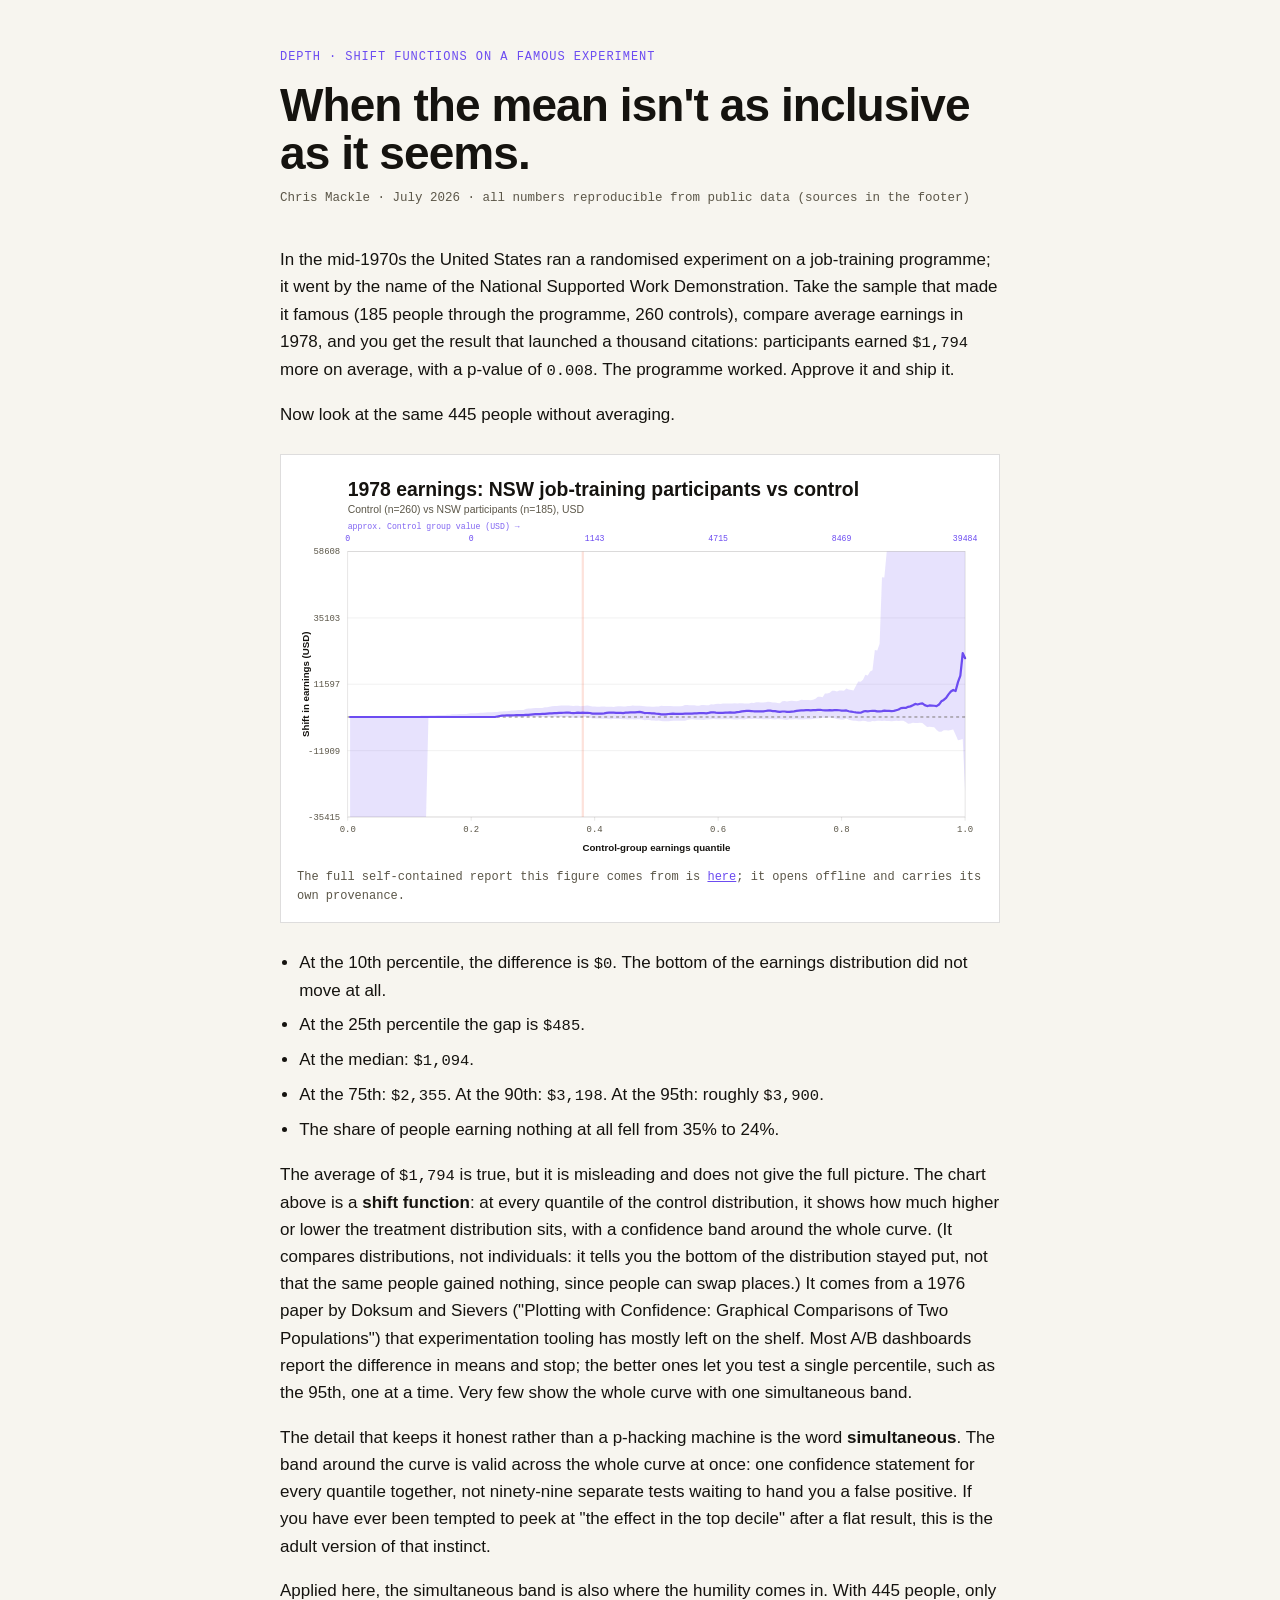
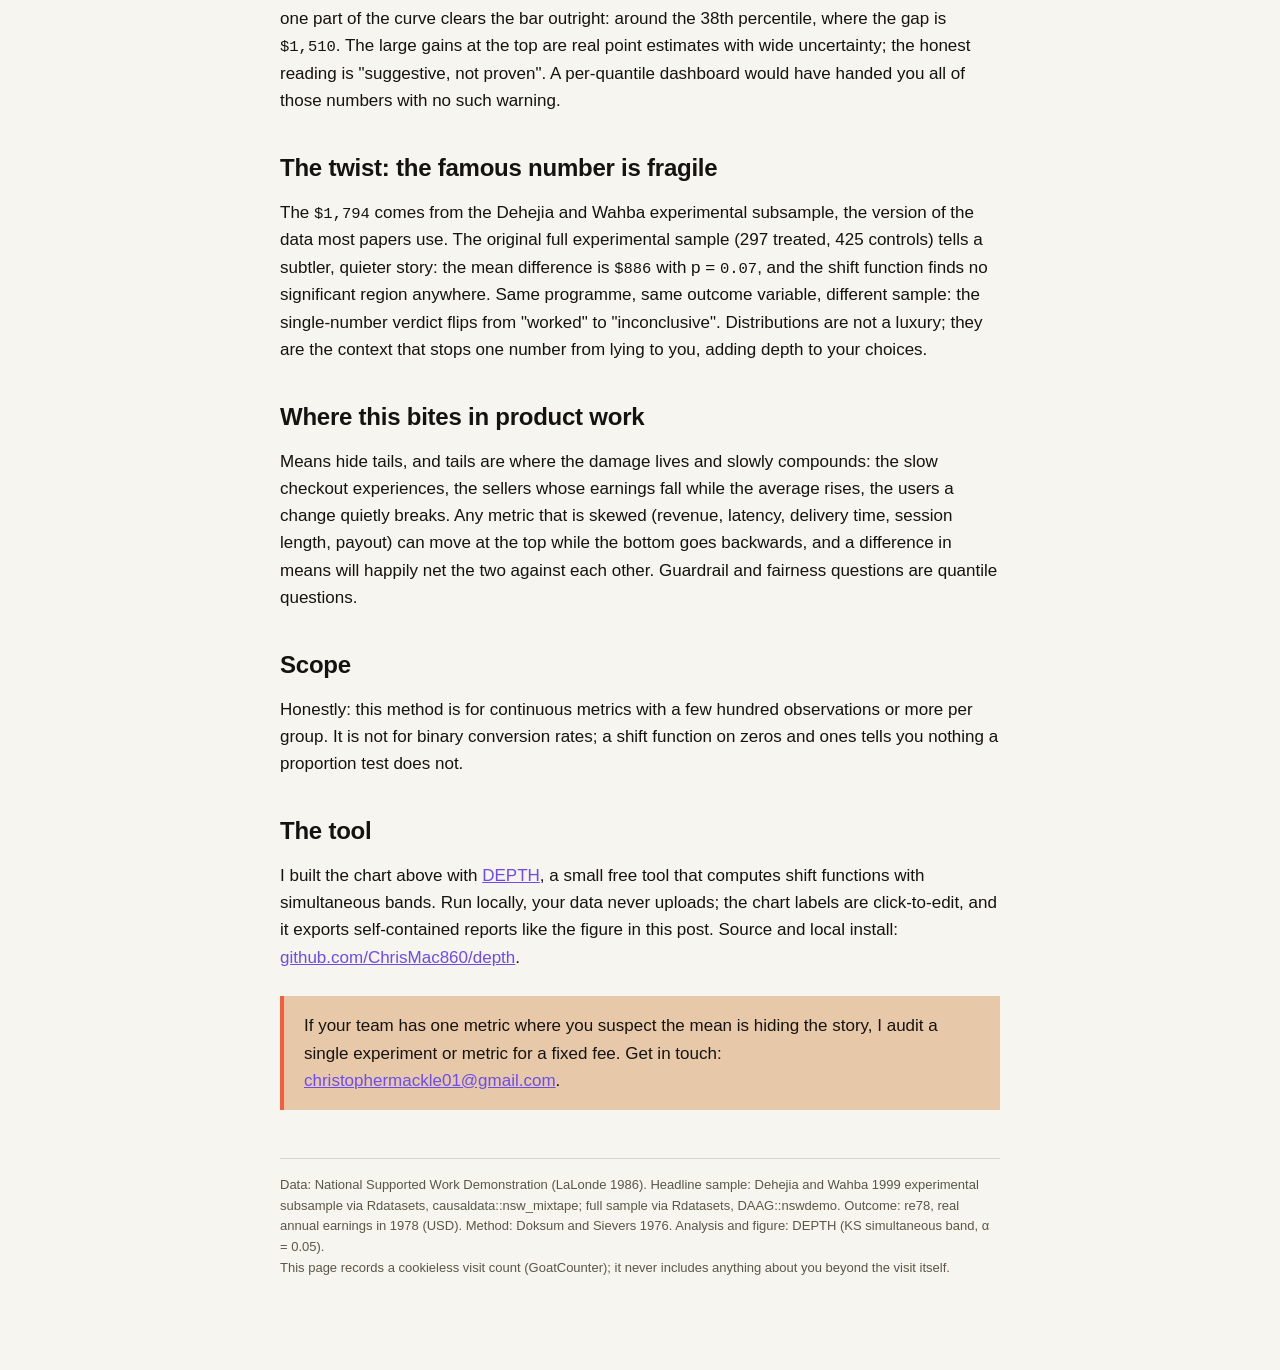
<file: docs/index.html>
<!doctype html>
<html lang="en">
<head>
<meta charset="utf-8">
<meta name="viewport" content="width=device-width, initial-scale=1">
<title>When the mean isn't as inclusive as it seems</title>
<meta name="description" content="A randomised job-training experiment, a famous +$1,794 average, and the fifty-year-old method that shows who actually got it.">
<style>
  :root{ --paper:#F7F5EF; --ink:#15130F; --mute:#5B5648; --accent:#6C4CF1; --signal:#F0603A; --warm:#E7C9A9;
         --mono:'JetBrains Mono', ui-monospace, 'SF Mono', Menlo, Consolas, monospace; }
  *{ box-sizing:border-box; }
  body{ margin:0; background:var(--paper); color:var(--ink);
        font-family:'Inter','Helvetica Neue',Arial,sans-serif; line-height:1.6;
        padding:3rem 1.25rem 5rem; }
  .wrap{ max-width:720px; margin:0 auto; }
  .kicker{ font-family:var(--mono); font-size:12px; letter-spacing:.08em; text-transform:uppercase; color:var(--accent); margin:0 0 14px; }
  h1{ font-weight:900; font-size:clamp(30px,6vw,46px); letter-spacing:-.02em; line-height:1.05; margin:0 0 10px; }
  .byline{ font-family:var(--mono); font-size:12.5px; color:var(--mute); margin:0 0 2.4rem; }
  p{ margin:0 0 1.1rem; font-size:17px; }
  h2{ font-weight:800; font-size:24px; letter-spacing:-.01em; margin:2.2rem 0 .7rem; }
  ul{ margin:0 0 1.1rem; padding-left:1.2rem; }
  li{ margin-bottom:.45rem; font-size:17px; }
  strong{ font-weight:700; }
  .figure{ border:1px solid rgba(21,19,15,.14); background:#FFFFFF; padding:1rem; margin:1.6rem 0; }
  .figure svg{ width:100%; height:auto; display:block; }
  .figcap{ font-family:var(--mono); font-size:12px; color:var(--mute); margin:.6rem 0 0; }
  .figcap a{ color:var(--accent); }
  a{ color:var(--accent); }
  .num{ font-family:var(--mono); font-size:15.5px; }
  .cta{ background:var(--warm); border-left:4px solid var(--signal); padding:1rem 1.25rem; margin:1.6rem 0; }
  .cta p{ margin:0; }
  .footer{ color:var(--mute); font-size:13px; border-top:1px solid rgba(21,19,15,.14); margin-top:3rem; padding-top:1rem; line-height:1.6; }
  .footer a{ color:var(--mute); }
</style>
</head>
<body>
<div class="wrap">

  <p class="kicker">DEPTH · shift functions on a famous experiment</p>
  <h1>When the mean isn't as inclusive as it seems.</h1>
  <p class="byline">Chris Mackle · July 2026 · all numbers reproducible from public data (sources in the footer)</p>

  <p>In the mid-1970s the United States ran a randomised experiment on a job-training programme; it went by the name of the National Supported Work Demonstration. Take the sample that made it famous (185 people through the programme, 260 controls), compare average earnings in 1978, and you get the result that launched a thousand citations: participants earned <span class="num">$1,794</span> more on average, with a p-value of <span class="num">0.008</span>. The programme worked. Approve it and ship it.</p>

  <p>Now look at the same 445 people without averaging.</p>

  <div class="figure">
    <svg viewBox="0 0 920 520" xmlns="http://www.w3.org/2000/svg" font-family="'Inter','Helvetica Neue',Arial,sans-serif">
<style>
      .d-bg { fill: #FFFFFF; }
      .d-band { fill: #6C4CF1; fill-opacity: 0.16; }
      .d-line { fill: none; stroke: #6C4CF1; stroke-width: 3; stroke-linecap: round; stroke-linejoin: round; }
      .d-zero { stroke: #5B5648; stroke-width: 1; stroke-dasharray: 4 4; }
      .d-sig { fill: #F0603A; fill-opacity: 0.18; }
      .d-axis-line { stroke: rgba(21, 19, 15, 0.14); stroke-width: 1; }
      .d-tick-label { font-family: 'JetBrains Mono', ui-monospace, 'SF Mono', Menlo, Consolas, monospace; font-size: 12px; fill: #5B5648; }
      .d-axis-label { font-family: 'Inter','Helvetica Neue',Arial,sans-serif; font-size: 13px; font-weight: 700; fill: #15130F; }
      .d-title { font-family: 'Inter','Helvetica Neue',Arial,sans-serif; font-size: 26px; font-weight: 800; fill: #15130F; }
      .d-subtitle { font-family: 'Inter','Helvetica Neue',Arial,sans-serif; font-size: 14px; font-weight: 500; fill: #5B5648; }
      .d-secondary-label { font-family: 'JetBrains Mono', ui-monospace, 'SF Mono', Menlo, Consolas, monospace; font-size: 11px; fill: #6C4CF1; }
      .depth-editable { cursor: pointer; }
      .depth-editable:hover .depth-editable__underline,
      .depth-editable:focus-visible .depth-editable__underline { opacity: 1; }
      .depth-editable__underline { opacity: 0; stroke: #6C4CF1; stroke-width: 1; stroke-dasharray: 2 2; transition: opacity .15s ease; }
    </style>
<rect class="d-bg" x="0" y="0" width="920" height="520" rx="0"></rect>
<g class="depth-editable" data-edit-key="title" tabindex="0" role="button" aria-label="Edit title">
      <text class="d-title" x="68" y="34" text-anchor="start" >1978 earnings: NSW job-training participants vs control</text>
      <line class="depth-editable__underline" x1="0" y1="0" x2="0" y2="0"></line>
    </g>
<g class="depth-editable" data-edit-key="subtitle" tabindex="0" role="button" aria-label="Edit subtitle">
      <text class="d-subtitle" x="68" y="56" text-anchor="start" >Control (n=260) vs NSW participants (n=185), USD</text>
      <line class="depth-editable__underline" x1="0" y1="0" x2="0" y2="0"></line>
    </g>
<g>
  <text class="d-secondary-label" x="68" y="78" text-anchor="start" opacity="0.85">approx. Control group value (USD) &#8594;</text>
  <text class="d-secondary-label" x="68.0" y="94" text-anchor="middle">0</text><text class="d-secondary-label" x="233.6" y="94" text-anchor="middle">0</text><text class="d-secondary-label" x="399.2" y="94" text-anchor="middle">1143</text><text class="d-secondary-label" x="564.8" y="94" text-anchor="middle">4715</text><text class="d-secondary-label" x="730.4" y="94" text-anchor="middle">8469</text><text class="d-secondary-label" x="896.0" y="94" text-anchor="middle">39484</text>
</g>
<g>
  
      <line class="d-axis-line" x1="68" y1="464.0" x2="896" y2="464.0" opacity="0.5"></line>
      <text class="d-tick-label" x="58" y="468.0" text-anchor="end">-35415</text>
    
      <line class="d-axis-line" x1="68" y1="375.0" x2="896" y2="375.0" opacity="0.5"></line>
      <text class="d-tick-label" x="58" y="379.0" text-anchor="end">-11909</text>
    
      <line class="d-axis-line" x1="68" y1="286.0" x2="896" y2="286.0" opacity="0.5"></line>
      <text class="d-tick-label" x="58" y="290.0" text-anchor="end">11597</text>
    
      <line class="d-axis-line" x1="68" y1="197.0" x2="896" y2="197.0" opacity="0.5"></line>
      <text class="d-tick-label" x="58" y="201.0" text-anchor="end">35103</text>
    
      <line class="d-axis-line" x1="68" y1="108.0" x2="896" y2="108.0" opacity="0.5"></line>
      <text class="d-tick-label" x="58" y="112.0" text-anchor="end">58608</text>
    
  <rect class="d-sig" x="381.8" y="108" width="3.0" height="356"></rect>
  <path class="d-band" d="M 71.18,329.91 L 74.37,329.91 L 77.55,329.91 L 80.74,329.91 L 83.92,329.91 L 87.11,329.91 L 90.29,329.91 L 93.48,329.91 L 96.66,329.91 L 99.85,329.91 L 103.03,329.91 L 106.22,329.91 L 109.40,329.91 L 112.58,329.91 L 115.77,329.91 L 118.95,329.91 L 122.14,329.91 L 125.32,329.91 L 128.51,329.91 L 131.69,329.91 L 134.88,329.91 L 138.06,329.91 L 141.25,329.91 L 144.43,329.91 L 147.62,329.91 L 150.80,329.91 L 153.98,329.91 L 157.17,329.91 L 160.35,329.91 L 163.54,328.81 L 166.72,328.07 L 169.91,328.07 L 173.09,327.83 L 176.28,327.79 L 179.46,327.67 L 182.65,327.67 L 185.83,327.46 L 189.02,327.37 L 192.20,327.37 L 195.38,327.36 L 198.57,327.09 L 201.75,327.02 L 204.94,327.02 L 208.12,326.39 L 211.31,326.14 L 214.49,326.14 L 217.68,325.94 L 220.86,325.87 L 224.05,325.80 L 227.23,325.80 L 230.42,325.16 L 233.60,325.01 L 236.78,325.01 L 239.97,324.76 L 243.15,324.51 L 246.34,324.38 L 249.52,324.38 L 252.71,323.95 L 255.89,323.65 L 259.08,323.65 L 262.26,323.62 L 265.45,323.19 L 268.63,323.19 L 271.82,322.62 L 275.00,322.51 L 278.18,322.37 L 281.37,322.37 L 284.55,321.71 L 287.74,321.12 L 290.92,321.12 L 294.11,321.01 L 297.29,320.61 L 300.48,320.50 L 303.66,320.50 L 306.85,319.35 L 310.03,318.46 L 313.22,318.46 L 316.40,318.19 L 319.58,317.82 L 322.77,317.81 L 325.95,317.81 L 329.14,317.68 L 332.32,316.80 L 335.51,316.80 L 338.69,316.29 L 341.88,315.57 L 345.06,315.21 L 348.25,315.21 L 351.43,314.87 L 354.62,314.64 L 357.80,314.64 L 360.98,314.55 L 364.17,314.38 L 367.35,314.84 L 370.54,315.12 L 373.72,314.96 L 376.91,314.80 L 380.09,315.37 L 383.28,315.23 L 386.46,314.83 L 389.65,314.53 L 392.83,315.20 L 396.02,315.98 L 399.20,315.90 L 402.38,316.06 L 405.57,316.24 L 408.75,315.98 L 411.94,315.95 L 415.12,316.20 L 418.31,316.06 L 421.49,316.29 L 424.68,316.35 L 427.86,315.72 L 431.05,315.51 L 434.23,315.59 L 437.42,315.79 L 440.60,315.81 L 443.78,315.16 L 446.97,315.23 L 450.15,314.56 L 453.34,314.71 L 456.52,314.79 L 459.71,314.70 L 462.89,315.17 L 466.08,315.64 L 469.26,315.71 L 472.45,315.78 L 475.63,316.05 L 478.82,316.16 L 482.00,315.88 L 485.18,315.71 L 488.37,314.98 L 491.55,315.27 L 494.74,315.27 L 497.92,315.01 L 501.11,315.27 L 504.29,315.39 L 507.48,315.50 L 510.66,315.42 L 513.85,315.56 L 517.03,315.10 L 520.22,313.81 L 523.40,313.87 L 526.58,314.08 L 529.77,314.17 L 532.95,314.23 L 536.14,314.79 L 539.32,314.71 L 542.51,313.72 L 545.69,313.93 L 548.88,314.10 L 552.06,314.02 L 555.25,312.84 L 558.43,313.26 L 561.62,312.46 L 564.80,312.28 L 567.98,312.52 L 571.17,311.94 L 574.35,311.79 L 577.54,311.74 L 580.72,311.79 L 583.91,311.88 L 587.09,311.64 L 590.28,311.70 L 593.46,311.58 L 596.65,311.52 L 599.83,311.82 L 603.02,311.77 L 606.20,311.71 L 609.38,310.90 L 612.57,311.30 L 615.75,310.23 L 618.94,310.09 L 622.12,310.32 L 625.31,310.63 L 628.49,310.18 L 631.68,309.59 L 634.86,309.85 L 638.05,310.32 L 641.23,310.51 L 644.42,311.09 L 647.60,311.43 L 650.78,308.75 L 653.97,308.48 L 657.15,309.03 L 660.34,308.39 L 663.52,308.00 L 666.71,308.60 L 669.89,308.78 L 673.08,308.23 L 676.26,306.92 L 679.45,307.13 L 682.63,307.12 L 685.82,306.99 L 689.00,307.40 L 692.18,306.87 L 695.37,305.35 L 698.55,302.78 L 701.74,302.86 L 704.92,303.34 L 708.11,298.32 L 711.29,298.35 L 714.48,297.50 L 717.66,294.76 L 720.85,294.78 L 724.03,295.68 L 727.22,294.49 L 730.40,294.52 L 733.58,294.83 L 736.77,291.74 L 739.95,293.01 L 743.14,293.73 L 746.32,294.30 L 749.51,288.22 L 752.69,282.35 L 755.88,282.80 L 759.06,279.80 L 762.25,273.16 L 765.43,274.26 L 768.62,268.77 L 771.80,267.27 L 774.98,240.03 L 778.17,240.82 L 781.35,231.82 L 784.54,142.45 L 787.72,142.75 L 790.91,108.00 L 794.09,108.00 L 797.28,108.00 L 800.46,108.00 L 803.65,108.00 L 806.83,108.00 L 810.02,108.00 L 813.20,108.00 L 816.38,108.00 L 819.57,108.00 L 822.75,108.00 L 825.94,108.00 L 829.12,108.00 L 832.31,108.00 L 835.49,108.00 L 838.68,108.00 L 841.86,108.00 L 845.05,108.00 L 848.23,108.00 L 851.42,108.00 L 854.60,108.00 L 857.78,108.00 L 860.97,108.00 L 864.15,108.00 L 867.34,108.00 L 870.52,108.00 L 873.71,108.00 L 876.89,108.00 L 880.08,108.00 L 883.26,108.00 L 886.45,108.00 L 889.63,108.00 L 892.82,108.00 L 896.00,108.00 L 896.00,429.55 L 892.82,359.35 L 889.63,360.54 L 886.45,361.21 L 883.26,353.77 L 880.08,346.78 L 876.89,347.21 L 873.71,348.02 L 870.52,347.75 L 867.34,347.68 L 864.15,349.76 L 860.97,349.70 L 857.78,347.43 L 854.60,343.73 L 851.42,343.35 L 848.23,343.10 L 845.05,343.35 L 841.86,340.54 L 838.68,337.84 L 835.49,337.67 L 832.31,337.81 L 829.12,337.95 L 825.94,337.73 L 822.75,338.58 L 819.57,338.90 L 816.38,336.77 L 813.20,334.97 L 810.02,335.11 L 806.83,335.20 L 803.65,334.83 L 800.46,335.43 L 797.28,335.50 L 794.09,335.23 L 790.91,335.26 L 787.72,334.90 L 784.54,335.31 L 781.35,335.09 L 778.17,334.84 L 774.98,335.51 L 771.80,335.18 L 768.62,336.27 L 765.43,336.45 L 762.25,335.39 L 759.06,334.83 L 755.88,335.77 L 752.69,335.50 L 749.51,335.10 L 746.32,334.80 L 743.14,334.32 L 739.95,333.49 L 736.77,331.99 L 733.58,333.16 L 730.40,333.44 L 727.22,332.91 L 724.03,332.50 L 720.85,331.70 L 717.66,331.25 L 714.48,330.67 L 711.29,330.80 L 708.11,331.14 L 704.92,330.97 L 701.74,331.51 L 698.55,332.01 L 695.37,332.01 L 692.18,332.74 L 689.00,333.04 L 685.82,332.81 L 682.63,332.79 L 679.45,333.21 L 676.26,333.26 L 673.08,333.19 L 669.89,333.05 L 666.71,332.80 L 663.52,333.16 L 660.34,333.03 L 657.15,333.91 L 653.97,333.47 L 650.78,332.90 L 647.60,333.06 L 644.42,332.74 L 641.23,333.28 L 638.05,333.02 L 634.86,332.68 L 631.68,332.80 L 628.49,332.77 L 625.31,332.83 L 622.12,332.65 L 618.94,332.45 L 615.75,332.39 L 612.57,332.31 L 609.38,332.47 L 606.20,332.26 L 603.02,332.60 L 599.83,333.21 L 596.65,333.07 L 593.46,332.97 L 590.28,333.15 L 587.09,333.28 L 583.91,332.91 L 580.72,332.61 L 577.54,332.89 L 574.35,332.86 L 571.17,332.86 L 567.98,332.96 L 564.80,333.07 L 561.62,332.85 L 558.43,332.55 L 555.25,332.85 L 552.06,333.27 L 548.88,333.12 L 545.69,333.78 L 542.51,333.69 L 539.32,333.56 L 536.14,333.47 L 532.95,333.27 L 529.77,333.08 L 526.58,333.15 L 523.40,333.78 L 520.22,334.87 L 517.03,334.83 L 513.85,334.79 L 510.66,335.06 L 507.48,335.03 L 504.29,334.92 L 501.11,335.31 L 497.92,335.71 L 494.74,335.68 L 491.55,335.45 L 488.37,335.28 L 485.18,334.72 L 482.00,334.87 L 478.82,334.68 L 475.63,334.60 L 472.45,333.97 L 469.26,334.01 L 466.08,334.37 L 462.89,333.43 L 459.71,332.82 L 456.52,333.05 L 453.34,333.22 L 450.15,333.01 L 446.97,332.87 L 443.78,333.43 L 440.60,332.96 L 437.42,332.91 L 434.23,332.53 L 431.05,332.65 L 427.86,332.57 L 424.68,332.33 L 421.49,332.90 L 418.31,332.53 L 415.12,332.36 L 411.94,332.38 L 408.75,332.15 L 405.57,332.06 L 402.38,331.94 L 399.20,332.00 L 396.02,331.97 L 392.83,330.75 L 389.65,330.12 L 386.46,329.96 L 383.28,329.76 L 380.09,330.48 L 376.91,331.01 L 373.72,330.99 L 370.54,330.95 L 367.35,330.67 L 364.17,330.08 L 360.98,329.91 L 357.80,329.91 L 354.62,329.91 L 351.43,329.91 L 348.25,329.91 L 345.06,329.91 L 341.88,329.91 L 338.69,329.91 L 335.51,329.91 L 332.32,329.91 L 329.14,329.91 L 325.95,329.91 L 322.77,329.91 L 319.58,329.91 L 316.40,329.91 L 313.22,329.91 L 310.03,329.91 L 306.85,329.91 L 303.66,329.91 L 300.48,329.91 L 297.29,329.91 L 294.11,329.91 L 290.92,329.91 L 287.74,329.91 L 284.55,329.91 L 281.37,329.91 L 278.18,329.91 L 275.00,329.91 L 271.82,329.91 L 268.63,329.91 L 265.45,329.91 L 262.26,329.91 L 259.08,329.91 L 255.89,329.91 L 252.71,329.91 L 249.52,329.91 L 246.34,329.91 L 243.15,329.91 L 239.97,329.91 L 236.78,329.91 L 233.60,329.91 L 230.42,329.91 L 227.23,329.91 L 224.05,329.91 L 220.86,329.91 L 217.68,329.91 L 214.49,329.91 L 211.31,329.91 L 208.12,329.91 L 204.94,329.91 L 201.75,329.91 L 198.57,329.91 L 195.38,329.91 L 192.20,329.91 L 189.02,329.91 L 185.83,329.91 L 182.65,329.91 L 179.46,329.91 L 176.28,329.91 L 173.09,464.00 L 169.91,464.00 L 166.72,464.00 L 163.54,464.00 L 160.35,464.00 L 157.17,464.00 L 153.98,464.00 L 150.80,464.00 L 147.62,464.00 L 144.43,464.00 L 141.25,464.00 L 138.06,464.00 L 134.88,464.00 L 131.69,464.00 L 128.51,464.00 L 125.32,464.00 L 122.14,464.00 L 118.95,464.00 L 115.77,464.00 L 112.58,464.00 L 109.40,464.00 L 106.22,464.00 L 103.03,464.00 L 99.85,464.00 L 96.66,464.00 L 93.48,464.00 L 90.29,464.00 L 87.11,464.00 L 83.92,464.00 L 80.74,464.00 L 77.55,464.00 L 74.37,464.00 L 71.18,464.00 Z"></path>
  <line class="d-zero" x1="68" y1="329.9" x2="896" y2="329.9"></line>
  <path class="d-line" d="M 71.18,329.91 L 74.37,329.91 L 77.55,329.91 L 80.74,329.91 L 83.92,329.91 L 87.11,329.91 L 90.29,329.91 L 93.48,329.91 L 96.66,329.91 L 99.85,329.91 L 103.03,329.91 L 106.22,329.91 L 109.40,329.91 L 112.58,329.91 L 115.77,329.91 L 118.95,329.91 L 122.14,329.91 L 125.32,329.91 L 128.51,329.91 L 131.69,329.91 L 134.88,329.91 L 138.06,329.91 L 141.25,329.91 L 144.43,329.91 L 147.62,329.91 L 150.80,329.91 L 153.98,329.91 L 157.17,329.91 L 160.35,329.91 L 163.54,329.91 L 166.72,329.91 L 169.91,329.91 L 173.09,329.91 L 176.28,329.91 L 179.46,329.91 L 182.65,329.91 L 185.83,329.91 L 189.02,329.91 L 192.20,329.91 L 195.38,329.91 L 198.57,329.91 L 201.75,329.91 L 204.94,329.91 L 208.12,329.91 L 211.31,329.91 L 214.49,329.91 L 217.68,329.91 L 220.86,329.91 L 224.05,329.91 L 227.23,329.91 L 230.42,329.91 L 233.60,329.91 L 236.78,329.91 L 239.97,329.91 L 243.15,329.91 L 246.34,329.91 L 249.52,329.91 L 252.71,329.91 L 255.89,329.91 L 259.08,329.91 L 262.26,329.91 L 265.45,329.91 L 268.63,329.27 L 271.82,328.59 L 275.00,328.07 L 278.18,327.90 L 281.37,327.81 L 284.55,327.78 L 287.74,327.69 L 290.92,327.56 L 294.11,327.44 L 297.29,327.37 L 300.48,327.36 L 303.66,327.26 L 306.85,327.09 L 310.03,327.04 L 313.22,326.71 L 316.40,326.34 L 319.58,326.16 L 322.77,326.02 L 325.95,325.92 L 329.14,325.86 L 332.32,325.82 L 335.51,325.51 L 338.69,325.13 L 341.88,325.03 L 345.06,324.87 L 348.25,324.69 L 351.43,324.52 L 354.62,324.42 L 357.80,324.21 L 360.98,323.92 L 364.17,323.88 L 367.35,324.40 L 370.54,324.57 L 373.72,324.30 L 376.91,323.92 L 380.09,324.25 L 383.28,324.19 L 386.46,324.29 L 389.65,324.34 L 392.83,324.56 L 396.02,325.48 L 399.20,325.39 L 402.38,325.38 L 405.57,325.30 L 408.75,325.32 L 411.94,325.02 L 415.12,324.49 L 418.31,324.11 L 421.49,324.19 L 424.68,324.03 L 427.86,324.27 L 431.05,324.33 L 434.23,324.35 L 437.42,324.64 L 440.60,324.13 L 443.78,324.17 L 446.97,323.85 L 450.15,323.63 L 453.34,323.56 L 456.52,323.39 L 459.71,323.16 L 462.89,323.74 L 466.08,324.59 L 469.26,324.55 L 472.45,324.57 L 475.63,325.08 L 478.82,325.08 L 482.00,325.56 L 485.18,325.85 L 488.37,326.30 L 491.55,326.41 L 494.74,326.35 L 497.92,325.90 L 501.11,325.70 L 504.29,325.50 L 507.48,325.62 L 510.66,325.60 L 513.85,325.71 L 517.03,325.60 L 520.22,325.44 L 523.40,325.29 L 526.58,325.28 L 529.77,325.35 L 532.95,325.13 L 536.14,324.93 L 539.32,324.82 L 542.51,324.78 L 545.69,324.83 L 548.88,324.98 L 552.06,324.48 L 555.25,323.82 L 558.43,323.55 L 561.62,324.15 L 564.80,324.31 L 567.98,324.46 L 571.17,324.40 L 574.35,324.10 L 577.54,323.94 L 580.72,323.87 L 583.91,324.06 L 587.09,323.99 L 590.28,323.44 L 593.46,323.02 L 596.65,322.37 L 599.83,321.92 L 603.02,321.66 L 606.20,321.80 L 609.38,321.88 L 612.57,322.22 L 615.75,322.33 L 618.94,322.32 L 622.12,322.40 L 625.31,322.50 L 628.49,321.87 L 631.68,321.29 L 634.86,321.51 L 638.05,321.92 L 641.23,322.10 L 644.42,322.57 L 647.60,323.06 L 650.78,322.54 L 653.97,322.54 L 657.15,323.05 L 660.34,323.14 L 663.52,322.76 L 666.71,322.45 L 669.89,321.73 L 673.08,321.44 L 676.26,321.17 L 679.45,320.88 L 682.63,320.78 L 685.82,320.69 L 689.00,320.98 L 692.18,320.79 L 695.37,320.60 L 698.55,320.23 L 701.74,320.23 L 704.92,320.87 L 708.11,320.96 L 711.29,320.96 L 714.48,320.83 L 717.66,320.90 L 720.85,320.68 L 724.03,320.70 L 727.22,320.86 L 730.40,321.24 L 733.58,321.40 L 736.77,321.16 L 739.95,322.20 L 743.14,322.66 L 746.32,323.23 L 749.51,323.64 L 752.69,323.96 L 755.88,324.22 L 759.06,322.80 L 762.25,321.93 L 765.43,322.44 L 768.62,321.88 L 771.80,321.58 L 774.98,321.58 L 778.17,322.28 L 781.35,322.48 L 784.54,322.00 L 787.72,321.32 L 790.91,321.69 L 794.09,321.75 L 797.28,321.89 L 800.46,321.75 L 803.65,320.82 L 806.83,319.83 L 810.02,318.04 L 813.20,317.61 L 816.38,317.77 L 819.57,316.29 L 822.75,315.67 L 825.94,314.14 L 829.12,312.39 L 832.31,313.14 L 835.49,312.17 L 838.68,311.66 L 841.86,314.01 L 845.05,315.25 L 848.23,314.48 L 851.42,314.56 L 854.60,314.83 L 857.78,315.27 L 860.97,313.24 L 864.15,308.86 L 867.34,307.05 L 870.52,304.35 L 873.71,299.59 L 876.89,295.74 L 880.08,293.70 L 883.26,295.11 L 886.45,283.17 L 889.63,274.27 L 892.82,244.26 L 896.00,251.06" data-line-id="depth-delta-line"></path>
  
      <line class="d-axis-line" x1="68.0" y1="464" x2="68.0" y2="469"></line>
      <text class="d-tick-label" x="68.0" y="484" text-anchor="middle">0.0</text>
    
      <line class="d-axis-line" x1="233.6" y1="464" x2="233.6" y2="469"></line>
      <text class="d-tick-label" x="233.6" y="484" text-anchor="middle">0.2</text>
    
      <line class="d-axis-line" x1="399.2" y1="464" x2="399.2" y2="469"></line>
      <text class="d-tick-label" x="399.2" y="484" text-anchor="middle">0.4</text>
    
      <line class="d-axis-line" x1="564.8" y1="464" x2="564.8" y2="469"></line>
      <text class="d-tick-label" x="564.8" y="484" text-anchor="middle">0.6</text>
    
      <line class="d-axis-line" x1="730.4" y1="464" x2="730.4" y2="469"></line>
      <text class="d-tick-label" x="730.4" y="484" text-anchor="middle">0.8</text>
    
      <line class="d-axis-line" x1="896.0" y1="464" x2="896.0" y2="469"></line>
      <text class="d-tick-label" x="896.0" y="484" text-anchor="middle">1.0</text>
    
  <rect x="68" y="108" width="828" height="356" fill="none" stroke="rgba(21, 19, 15, 0.14)"></rect>
</g>
<g class="depth-editable" data-edit-key="xlabel" tabindex="0" role="button" aria-label="Edit xlabel">
      <text class="d-axis-label" x="482" y="510" text-anchor="middle" >Control-group earnings quantile</text>
      <line class="depth-editable__underline" x1="0" y1="0" x2="0" y2="0"></line>
    </g>
<g class="depth-editable" data-edit-key="ylabel" tabindex="0" role="button" aria-label="Edit ylabel">
      <text class="d-axis-label" x="16" y="286" text-anchor="middle" transform="rotate(-90 16 286)">Shift in earnings (USD)</text>
      <line class="depth-editable__underline" x1="0" y1="0" x2="0" y2="0"></line>
    </g>
</svg>
    <p class="figcap">The full self-contained report this figure comes from is <a href="nsw-lalonde-report.html">here</a>; it opens offline and carries its own provenance.</p>
  </div>

  <ul>
    <li>At the 10th percentile, the difference is <span class="num">$0</span>. The bottom of the earnings distribution did not move at all.</li>
    <li>At the 25th percentile the gap is <span class="num">$485</span>.</li>
    <li>At the median: <span class="num">$1,094</span>.</li>
    <li>At the 75th: <span class="num">$2,355</span>. At the 90th: <span class="num">$3,198</span>. At the 95th: roughly <span class="num">$3,900</span>.</li>
    <li>The share of people earning nothing at all fell from 35% to 24%.</li>
  </ul>

  <p>The average of <span class="num">$1,794</span> is true, but it is misleading and does not give the full picture. The chart above is a <strong>shift function</strong>: at every quantile of the control distribution, it shows how much higher or lower the treatment distribution sits, with a confidence band around the whole curve. (It compares distributions, not individuals: it tells you the bottom of the distribution stayed put, not that the same people gained nothing, since people can swap places.) It comes from a 1976 paper by Doksum and Sievers ("Plotting with Confidence: Graphical Comparisons of Two Populations") that experimentation tooling has mostly left on the shelf. Most A/B dashboards report the difference in means and stop; the better ones let you test a single percentile, such as the 95th, one at a time. Very few show the whole curve with one simultaneous band.</p>

  <p>The detail that keeps it honest rather than a p-hacking machine is the word <strong>simultaneous</strong>. The band around the curve is valid across the whole curve at once: one confidence statement for every quantile together, not ninety-nine separate tests waiting to hand you a false positive. If you have ever been tempted to peek at "the effect in the top decile" after a flat result, this is the adult version of that instinct.</p>

  <p>Applied here, the simultaneous band is also where the humility comes in. With 445 people, only one part of the curve clears the bar outright: around the 38th percentile, where the gap is <span class="num">$1,510</span>. The large gains at the top are real point estimates with wide uncertainty; the honest reading is "suggestive, not proven". A per-quantile dashboard would have handed you all of those numbers with no such warning.</p>

  <h2>The twist: the famous number is fragile</h2>
  <p>The <span class="num">$1,794</span> comes from the Dehejia and Wahba experimental subsample, the version of the data most papers use. The original full experimental sample (297 treated, 425 controls) tells a subtler, quieter story: the mean difference is <span class="num">$886</span> with p&nbsp;=&nbsp;<span class="num">0.07</span>, and the shift function finds no significant region anywhere. Same programme, same outcome variable, different sample: the single-number verdict flips from "worked" to "inconclusive". Distributions are not a luxury; they are the context that stops one number from lying to you, adding depth to your choices.</p>

  <h2>Where this bites in product work</h2>
  <p>Means hide tails, and tails are where the damage lives and slowly compounds: the slow checkout experiences, the sellers whose earnings fall while the average rises, the users a change quietly breaks. Any metric that is skewed (revenue, latency, delivery time, session length, payout) can move at the top while the bottom goes backwards, and a difference in means will happily net the two against each other. Guardrail and fairness questions are quantile questions.</p>

  <h2>Scope</h2>
  <p>Honestly: this method is for continuous metrics with a few hundred observations or more per group. It is not for binary conversion rates; a shift function on zeros and ones tells you nothing a proportion test does not.</p>

  <h2>The tool</h2>
  <p>I built the chart above with <a href="https://depth-p97z.onrender.com/">DEPTH</a>, a small free tool that computes shift functions with simultaneous bands. Run locally, your data never uploads; the chart labels are click-to-edit, and it exports self-contained reports like the figure in this post. Source and local install: <a href="https://github.com/ChrisMac860/depth">github.com/ChrisMac860/depth</a>.</p>

  <div class="cta">
    <p>If your team has one metric where you suspect the mean is hiding the story, I audit a single experiment or metric for a fixed fee. Get in touch: <a href="mailto:christophermackle01@gmail.com">christophermackle01@gmail.com</a>.</p>
  </div>

  <p class="footer">
    Data: National Supported Work Demonstration (LaLonde 1986). Headline sample: Dehejia and Wahba 1999 experimental subsample via Rdatasets, causaldata::nsw_mixtape; full sample via Rdatasets, DAAG::nswdemo. Outcome: re78, real annual earnings in 1978 (USD). Method: Doksum and Sievers 1976. Analysis and figure: DEPTH (KS simultaneous band, &alpha; = 0.05).<br>
    This page records a cookieless visit count (GoatCounter); it never includes anything about you beyond the visit itself.
  </p>

</div>
<script>
  (function () {
    if (location.hostname === 'chrismac860.github.io') {
      var s = document.createElement('script');
      s.async = true;
      s.setAttribute('data-goatcounter', 'https://depth.goatcounter.com/count');
      s.src = 'https://gc.zgo.at/count.js';
      document.head.appendChild(s);
    }
  })();
</script>
</body>
</html>
</file>
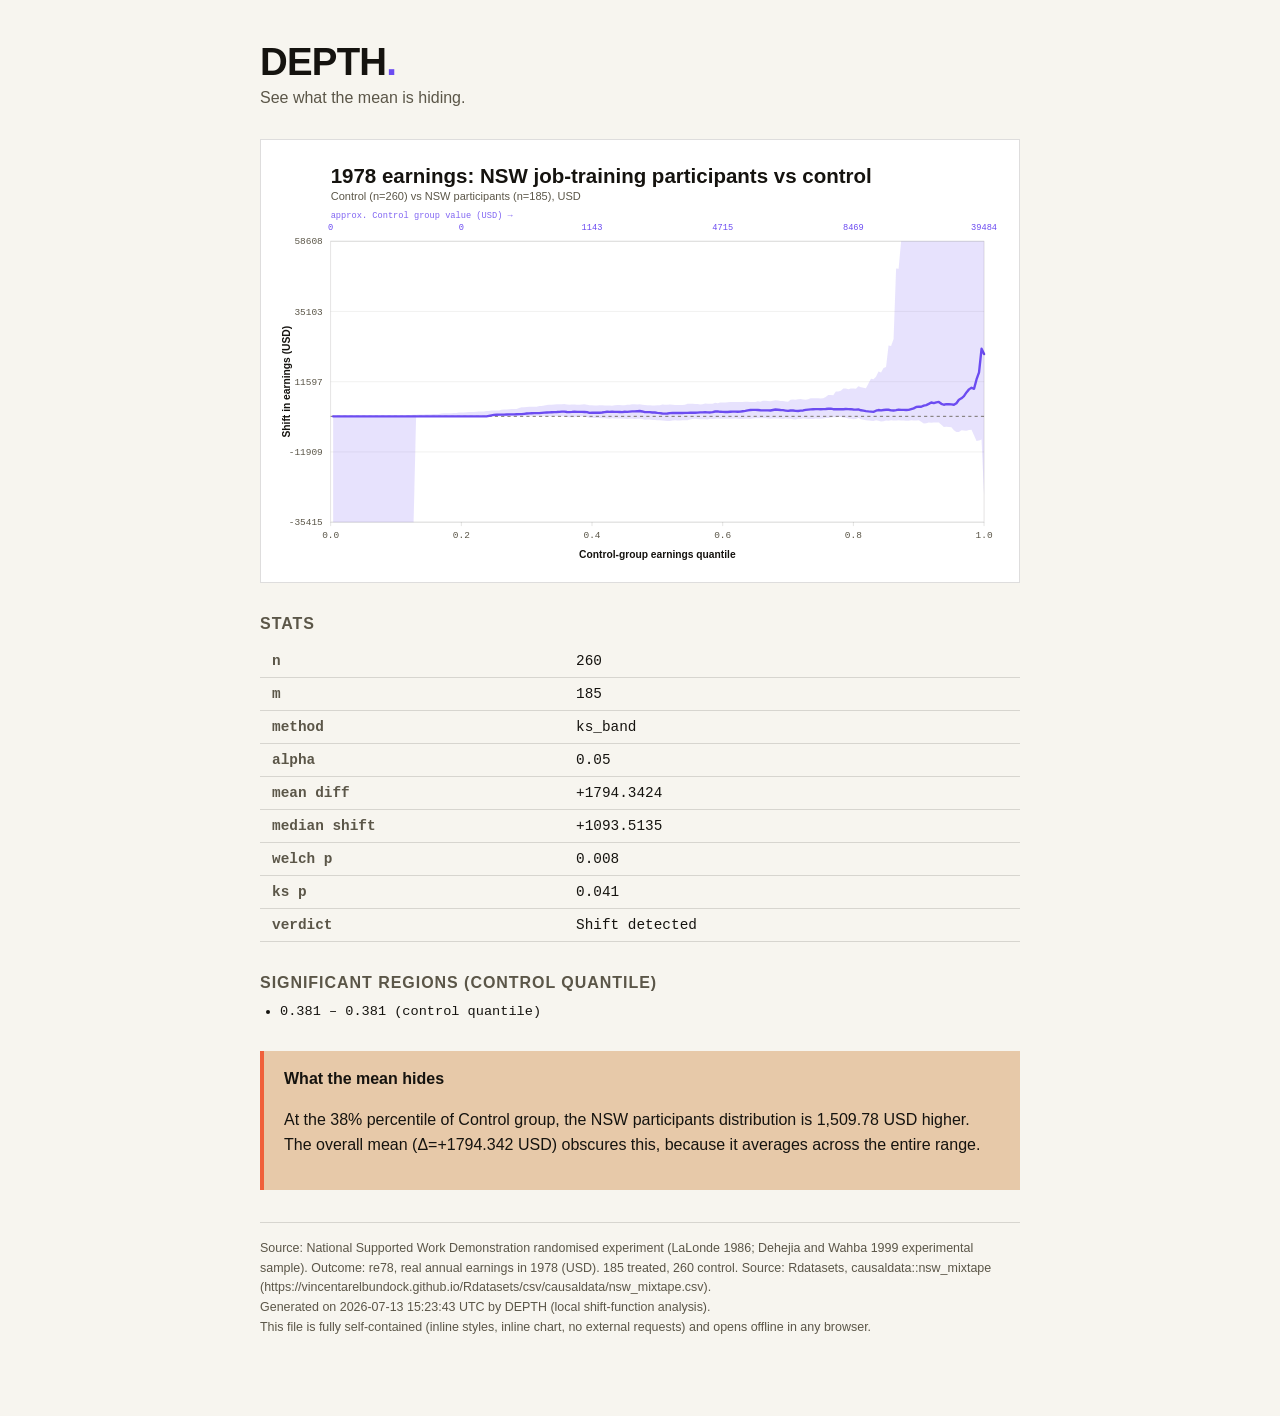
<file: docs/nsw-lalonde-report.html>
<!doctype html>
<html lang="en">
<head>
<meta charset="UTF-8">
<title>1978 earnings: NSW job-training participants vs control (DEPTH report)</title>
<style>
  * { box-sizing: border-box; }
  body {
    margin: 0;
    background: #F7F5EF;
    color: #15130F;
    font-family: 'Inter','Helvetica Neue',Arial,sans-serif;
    padding: 2.5rem 1.25rem 4rem;
  }
  .wrap { max-width: 760px; margin: 0 auto; }
  .wordmark { font-weight: 900; font-size: 2.4rem; letter-spacing: -0.02em; margin: 0; }
  .wordmark span { color: #6C4CF1; }
  .tagline { color: #5B5648; margin: 0.3rem 0 2rem; }
  h2 { font-size: 1rem; text-transform: uppercase; letter-spacing: 0.06em; color: #5B5648; margin: 0 0 0.75rem; }
  .chart-wrap { border: 1px solid rgba(21, 19, 15, 0.14); padding: 1rem; margin-bottom: 2rem; background: #FFFFFF; }
  .chart-wrap svg { width: 100%; height: auto; display: block; }
  table { border-collapse: collapse; width: 100%; margin-bottom: 2rem; font-family: 'JetBrains Mono', ui-monospace, 'SF Mono', Menlo, Consolas, monospace; font-size: 0.9rem; }
  td, th { padding: 0.5rem 0.75rem; border-bottom: 1px solid rgba(21, 19, 15, 0.14); text-align: left; }
  th { color: #5B5648; font-weight: 600; width: 40%; }
  .callout { background: #E7C9A9; border-left: 4px solid #F0603A; padding: 1rem 1.25rem; margin-bottom: 2rem; line-height: 1.55; }
  .callout p:first-child { margin-top: 0; }
  .regions { margin: 0 0 2rem; padding-left: 1.25rem; }
  .regions li { font-family: 'JetBrains Mono', ui-monospace, 'SF Mono', Menlo, Consolas, monospace; font-size: 0.85rem; margin-bottom: 0.25rem; }
  .footer { color: #5B5648; font-size: 0.78rem; border-top: 1px solid rgba(21, 19, 15, 0.14); padding-top: 1rem; line-height: 1.6; }
  @media print { body { padding: 0; } }
</style>
</head>
<body>
<div class="wrap">
  <p class="wordmark">DEPTH<span>.</span></p>
  <p class="tagline">See what the mean is hiding.</p>
  <div class="chart-wrap"><svg viewBox="0 0 920 520" xmlns="http://www.w3.org/2000/svg" font-family="'Inter','Helvetica Neue',Arial,sans-serif">
<style>
      .d-bg { fill: #FFFFFF; }
      .d-band { fill: #6C4CF1; fill-opacity: 0.16; }
      .d-line { fill: none; stroke: #6C4CF1; stroke-width: 3; stroke-linecap: round; stroke-linejoin: round; }
      .d-zero { stroke: #5B5648; stroke-width: 1; stroke-dasharray: 4 4; }
      .d-sig { fill: #F0603A; fill-opacity: 0.18; }
      .d-axis-line { stroke: rgba(21, 19, 15, 0.14); stroke-width: 1; }
      .d-tick-label { font-family: 'JetBrains Mono', ui-monospace, 'SF Mono', Menlo, Consolas, monospace; font-size: 12px; fill: #5B5648; }
      .d-axis-label { font-family: 'Inter','Helvetica Neue',Arial,sans-serif; font-size: 13px; font-weight: 700; fill: #15130F; }
      .d-title { font-family: 'Inter','Helvetica Neue',Arial,sans-serif; font-size: 26px; font-weight: 800; fill: #15130F; }
      .d-subtitle { font-family: 'Inter','Helvetica Neue',Arial,sans-serif; font-size: 14px; font-weight: 500; fill: #5B5648; }
      .d-secondary-label { font-family: 'JetBrains Mono', ui-monospace, 'SF Mono', Menlo, Consolas, monospace; font-size: 11px; fill: #6C4CF1; }
      .depth-editable { cursor: pointer; }
      .depth-editable:hover .depth-editable__underline,
      .depth-editable:focus-visible .depth-editable__underline { opacity: 1; }
      .depth-editable__underline { opacity: 0; stroke: #6C4CF1; stroke-width: 1; stroke-dasharray: 2 2; transition: opacity .15s ease; }
    </style>
<rect class="d-bg" x="0" y="0" width="920" height="520" rx="0"></rect>
<g class="depth-editable" data-edit-key="title" tabindex="0" role="button" aria-label="Edit title">
      <text class="d-title" x="68" y="34" text-anchor="start" >1978 earnings: NSW job-training participants vs control</text>
      <line class="depth-editable__underline" x1="0" y1="0" x2="0" y2="0"></line>
    </g>
<g class="depth-editable" data-edit-key="subtitle" tabindex="0" role="button" aria-label="Edit subtitle">
      <text class="d-subtitle" x="68" y="56" text-anchor="start" >Control (n=260) vs NSW participants (n=185), USD</text>
      <line class="depth-editable__underline" x1="0" y1="0" x2="0" y2="0"></line>
    </g>
<g>
  <text class="d-secondary-label" x="68" y="78" text-anchor="start" opacity="0.85">approx. Control group value (USD) &#8594;</text>
  <text class="d-secondary-label" x="68.0" y="94" text-anchor="middle">0</text><text class="d-secondary-label" x="233.6" y="94" text-anchor="middle">0</text><text class="d-secondary-label" x="399.2" y="94" text-anchor="middle">1143</text><text class="d-secondary-label" x="564.8" y="94" text-anchor="middle">4715</text><text class="d-secondary-label" x="730.4" y="94" text-anchor="middle">8469</text><text class="d-secondary-label" x="896.0" y="94" text-anchor="middle">39484</text>
</g>
<g>
  
      <line class="d-axis-line" x1="68" y1="464.0" x2="896" y2="464.0" opacity="0.5"></line>
      <text class="d-tick-label" x="58" y="468.0" text-anchor="end">-35415</text>
    
      <line class="d-axis-line" x1="68" y1="375.0" x2="896" y2="375.0" opacity="0.5"></line>
      <text class="d-tick-label" x="58" y="379.0" text-anchor="end">-11909</text>
    
      <line class="d-axis-line" x1="68" y1="286.0" x2="896" y2="286.0" opacity="0.5"></line>
      <text class="d-tick-label" x="58" y="290.0" text-anchor="end">11597</text>
    
      <line class="d-axis-line" x1="68" y1="197.0" x2="896" y2="197.0" opacity="0.5"></line>
      <text class="d-tick-label" x="58" y="201.0" text-anchor="end">35103</text>
    
      <line class="d-axis-line" x1="68" y1="108.0" x2="896" y2="108.0" opacity="0.5"></line>
      <text class="d-tick-label" x="58" y="112.0" text-anchor="end">58608</text>
    
  <rect class="d-sig" x="383.3" y="108" width="0.0" height="356"></rect>
  <path class="d-band" d="M 71.18,329.91 L 74.37,329.91 L 77.55,329.91 L 80.74,329.91 L 83.92,329.91 L 87.11,329.91 L 90.29,329.91 L 93.48,329.91 L 96.66,329.91 L 99.85,329.91 L 103.03,329.91 L 106.22,329.91 L 109.40,329.91 L 112.58,329.91 L 115.77,329.91 L 118.95,329.91 L 122.14,329.91 L 125.32,329.91 L 128.51,329.91 L 131.69,329.91 L 134.88,329.91 L 138.06,329.91 L 141.25,329.91 L 144.43,329.91 L 147.62,329.91 L 150.80,329.91 L 153.98,329.91 L 157.17,329.91 L 160.35,329.91 L 163.54,328.81 L 166.72,328.07 L 169.91,328.07 L 173.09,327.83 L 176.28,327.79 L 179.46,327.67 L 182.65,327.67 L 185.83,327.46 L 189.02,327.37 L 192.20,327.37 L 195.38,327.36 L 198.57,327.09 L 201.75,327.02 L 204.94,327.02 L 208.12,326.39 L 211.31,326.14 L 214.49,326.14 L 217.68,325.94 L 220.86,325.87 L 224.05,325.80 L 227.23,325.80 L 230.42,325.16 L 233.60,325.01 L 236.78,325.01 L 239.97,324.76 L 243.15,324.51 L 246.34,324.38 L 249.52,324.38 L 252.71,323.95 L 255.89,323.65 L 259.08,323.65 L 262.26,323.62 L 265.45,323.19 L 268.63,323.19 L 271.82,322.62 L 275.00,322.51 L 278.18,322.37 L 281.37,322.37 L 284.55,321.71 L 287.74,321.12 L 290.92,321.12 L 294.11,321.01 L 297.29,320.61 L 300.48,320.50 L 303.66,320.50 L 306.85,319.35 L 310.03,318.46 L 313.22,318.46 L 316.40,318.19 L 319.58,317.82 L 322.77,317.81 L 325.95,317.81 L 329.14,317.68 L 332.32,316.80 L 335.51,316.80 L 338.69,316.29 L 341.88,315.57 L 345.06,315.21 L 348.25,315.21 L 351.43,314.87 L 354.62,314.64 L 357.80,314.64 L 360.98,314.55 L 364.17,314.38 L 367.35,314.84 L 370.54,315.12 L 373.72,314.96 L 376.91,314.80 L 380.09,315.37 L 383.28,315.23 L 386.46,314.83 L 389.65,314.53 L 392.83,315.20 L 396.02,315.98 L 399.20,315.90 L 402.38,316.06 L 405.57,316.24 L 408.75,315.98 L 411.94,315.95 L 415.12,316.20 L 418.31,316.06 L 421.49,316.29 L 424.68,316.35 L 427.86,315.72 L 431.05,315.51 L 434.23,315.59 L 437.42,315.79 L 440.60,315.81 L 443.78,315.16 L 446.97,315.23 L 450.15,314.56 L 453.34,314.71 L 456.52,314.79 L 459.71,314.70 L 462.89,315.17 L 466.08,315.64 L 469.26,315.71 L 472.45,315.78 L 475.63,316.05 L 478.82,316.16 L 482.00,315.88 L 485.18,315.71 L 488.37,314.98 L 491.55,315.27 L 494.74,315.27 L 497.92,315.01 L 501.11,315.27 L 504.29,315.39 L 507.48,315.50 L 510.66,315.42 L 513.85,315.56 L 517.03,315.10 L 520.22,313.81 L 523.40,313.87 L 526.58,314.08 L 529.77,314.17 L 532.95,314.23 L 536.14,314.79 L 539.32,314.71 L 542.51,313.72 L 545.69,313.93 L 548.88,314.10 L 552.06,314.02 L 555.25,312.84 L 558.43,313.26 L 561.62,312.46 L 564.80,312.28 L 567.98,312.52 L 571.17,311.94 L 574.35,311.79 L 577.54,311.74 L 580.72,311.79 L 583.91,311.88 L 587.09,311.64 L 590.28,311.70 L 593.46,311.58 L 596.65,311.52 L 599.83,311.82 L 603.02,311.77 L 606.20,311.71 L 609.38,310.90 L 612.57,311.30 L 615.75,310.23 L 618.94,310.09 L 622.12,310.32 L 625.31,310.63 L 628.49,310.18 L 631.68,309.59 L 634.86,309.85 L 638.05,310.32 L 641.23,310.51 L 644.42,311.09 L 647.60,311.43 L 650.78,308.75 L 653.97,308.48 L 657.15,309.03 L 660.34,308.39 L 663.52,308.00 L 666.71,308.60 L 669.89,308.78 L 673.08,308.23 L 676.26,306.92 L 679.45,307.13 L 682.63,307.12 L 685.82,306.99 L 689.00,307.40 L 692.18,306.87 L 695.37,305.35 L 698.55,302.78 L 701.74,302.86 L 704.92,303.34 L 708.11,298.32 L 711.29,298.35 L 714.48,297.50 L 717.66,294.76 L 720.85,294.78 L 724.03,295.68 L 727.22,294.49 L 730.40,294.52 L 733.58,294.83 L 736.77,291.74 L 739.95,293.01 L 743.14,293.73 L 746.32,294.30 L 749.51,288.22 L 752.69,282.35 L 755.88,282.80 L 759.06,279.80 L 762.25,273.16 L 765.43,274.26 L 768.62,268.77 L 771.80,267.27 L 774.98,240.03 L 778.17,240.82 L 781.35,231.82 L 784.54,142.45 L 787.72,142.75 L 790.91,108.00 L 794.09,108.00 L 797.28,108.00 L 800.46,108.00 L 803.65,108.00 L 806.83,108.00 L 810.02,108.00 L 813.20,108.00 L 816.38,108.00 L 819.57,108.00 L 822.75,108.00 L 825.94,108.00 L 829.12,108.00 L 832.31,108.00 L 835.49,108.00 L 838.68,108.00 L 841.86,108.00 L 845.05,108.00 L 848.23,108.00 L 851.42,108.00 L 854.60,108.00 L 857.78,108.00 L 860.97,108.00 L 864.15,108.00 L 867.34,108.00 L 870.52,108.00 L 873.71,108.00 L 876.89,108.00 L 880.08,108.00 L 883.26,108.00 L 886.45,108.00 L 889.63,108.00 L 892.82,108.00 L 896.00,108.00 L 896.00,429.55 L 892.82,359.35 L 889.63,360.54 L 886.45,361.21 L 883.26,353.77 L 880.08,346.78 L 876.89,347.21 L 873.71,348.02 L 870.52,347.75 L 867.34,347.68 L 864.15,349.76 L 860.97,349.70 L 857.78,347.43 L 854.60,343.73 L 851.42,343.35 L 848.23,343.10 L 845.05,343.35 L 841.86,340.54 L 838.68,337.84 L 835.49,337.67 L 832.31,337.81 L 829.12,337.95 L 825.94,337.73 L 822.75,338.58 L 819.57,338.90 L 816.38,336.77 L 813.20,334.97 L 810.02,335.11 L 806.83,335.20 L 803.65,334.83 L 800.46,335.43 L 797.28,335.50 L 794.09,335.23 L 790.91,335.26 L 787.72,334.90 L 784.54,335.31 L 781.35,335.09 L 778.17,334.84 L 774.98,335.51 L 771.80,335.18 L 768.62,336.27 L 765.43,336.45 L 762.25,335.39 L 759.06,334.83 L 755.88,335.77 L 752.69,335.50 L 749.51,335.10 L 746.32,334.80 L 743.14,334.32 L 739.95,333.49 L 736.77,331.99 L 733.58,333.16 L 730.40,333.44 L 727.22,332.91 L 724.03,332.50 L 720.85,331.70 L 717.66,331.25 L 714.48,330.67 L 711.29,330.80 L 708.11,331.14 L 704.92,330.97 L 701.74,331.51 L 698.55,332.01 L 695.37,332.01 L 692.18,332.74 L 689.00,333.04 L 685.82,332.81 L 682.63,332.79 L 679.45,333.21 L 676.26,333.26 L 673.08,333.19 L 669.89,333.05 L 666.71,332.80 L 663.52,333.16 L 660.34,333.03 L 657.15,333.91 L 653.97,333.47 L 650.78,332.90 L 647.60,333.06 L 644.42,332.74 L 641.23,333.28 L 638.05,333.02 L 634.86,332.68 L 631.68,332.80 L 628.49,332.77 L 625.31,332.83 L 622.12,332.65 L 618.94,332.45 L 615.75,332.39 L 612.57,332.31 L 609.38,332.47 L 606.20,332.26 L 603.02,332.60 L 599.83,333.21 L 596.65,333.07 L 593.46,332.97 L 590.28,333.15 L 587.09,333.28 L 583.91,332.91 L 580.72,332.61 L 577.54,332.89 L 574.35,332.86 L 571.17,332.86 L 567.98,332.96 L 564.80,333.07 L 561.62,332.85 L 558.43,332.55 L 555.25,332.85 L 552.06,333.27 L 548.88,333.12 L 545.69,333.78 L 542.51,333.69 L 539.32,333.56 L 536.14,333.47 L 532.95,333.27 L 529.77,333.08 L 526.58,333.15 L 523.40,333.78 L 520.22,334.87 L 517.03,334.83 L 513.85,334.79 L 510.66,335.06 L 507.48,335.03 L 504.29,334.92 L 501.11,335.31 L 497.92,335.71 L 494.74,335.68 L 491.55,335.45 L 488.37,335.28 L 485.18,334.72 L 482.00,334.87 L 478.82,334.68 L 475.63,334.60 L 472.45,333.97 L 469.26,334.01 L 466.08,334.37 L 462.89,333.43 L 459.71,332.82 L 456.52,333.05 L 453.34,333.22 L 450.15,333.01 L 446.97,332.87 L 443.78,333.43 L 440.60,332.96 L 437.42,332.91 L 434.23,332.53 L 431.05,332.65 L 427.86,332.57 L 424.68,332.33 L 421.49,332.90 L 418.31,332.53 L 415.12,332.36 L 411.94,332.38 L 408.75,332.15 L 405.57,332.06 L 402.38,331.94 L 399.20,332.00 L 396.02,331.97 L 392.83,330.75 L 389.65,330.12 L 386.46,329.96 L 383.28,329.76 L 380.09,330.48 L 376.91,331.01 L 373.72,330.99 L 370.54,330.95 L 367.35,330.67 L 364.17,330.08 L 360.98,329.91 L 357.80,329.91 L 354.62,329.91 L 351.43,329.91 L 348.25,329.91 L 345.06,329.91 L 341.88,329.91 L 338.69,329.91 L 335.51,329.91 L 332.32,329.91 L 329.14,329.91 L 325.95,329.91 L 322.77,329.91 L 319.58,329.91 L 316.40,329.91 L 313.22,329.91 L 310.03,329.91 L 306.85,329.91 L 303.66,329.91 L 300.48,329.91 L 297.29,329.91 L 294.11,329.91 L 290.92,329.91 L 287.74,329.91 L 284.55,329.91 L 281.37,329.91 L 278.18,329.91 L 275.00,329.91 L 271.82,329.91 L 268.63,329.91 L 265.45,329.91 L 262.26,329.91 L 259.08,329.91 L 255.89,329.91 L 252.71,329.91 L 249.52,329.91 L 246.34,329.91 L 243.15,329.91 L 239.97,329.91 L 236.78,329.91 L 233.60,329.91 L 230.42,329.91 L 227.23,329.91 L 224.05,329.91 L 220.86,329.91 L 217.68,329.91 L 214.49,329.91 L 211.31,329.91 L 208.12,329.91 L 204.94,329.91 L 201.75,329.91 L 198.57,329.91 L 195.38,329.91 L 192.20,329.91 L 189.02,329.91 L 185.83,329.91 L 182.65,329.91 L 179.46,329.91 L 176.28,329.91 L 173.09,464.00 L 169.91,464.00 L 166.72,464.00 L 163.54,464.00 L 160.35,464.00 L 157.17,464.00 L 153.98,464.00 L 150.80,464.00 L 147.62,464.00 L 144.43,464.00 L 141.25,464.00 L 138.06,464.00 L 134.88,464.00 L 131.69,464.00 L 128.51,464.00 L 125.32,464.00 L 122.14,464.00 L 118.95,464.00 L 115.77,464.00 L 112.58,464.00 L 109.40,464.00 L 106.22,464.00 L 103.03,464.00 L 99.85,464.00 L 96.66,464.00 L 93.48,464.00 L 90.29,464.00 L 87.11,464.00 L 83.92,464.00 L 80.74,464.00 L 77.55,464.00 L 74.37,464.00 L 71.18,464.00 Z"></path>
  <line class="d-zero" x1="68" y1="329.9" x2="896" y2="329.9"></line>
  <path class="d-line" d="M 71.18,329.91 L 74.37,329.91 L 77.55,329.91 L 80.74,329.91 L 83.92,329.91 L 87.11,329.91 L 90.29,329.91 L 93.48,329.91 L 96.66,329.91 L 99.85,329.91 L 103.03,329.91 L 106.22,329.91 L 109.40,329.91 L 112.58,329.91 L 115.77,329.91 L 118.95,329.91 L 122.14,329.91 L 125.32,329.91 L 128.51,329.91 L 131.69,329.91 L 134.88,329.91 L 138.06,329.91 L 141.25,329.91 L 144.43,329.91 L 147.62,329.91 L 150.80,329.91 L 153.98,329.91 L 157.17,329.91 L 160.35,329.91 L 163.54,329.91 L 166.72,329.91 L 169.91,329.91 L 173.09,329.91 L 176.28,329.91 L 179.46,329.91 L 182.65,329.91 L 185.83,329.91 L 189.02,329.91 L 192.20,329.91 L 195.38,329.91 L 198.57,329.91 L 201.75,329.91 L 204.94,329.91 L 208.12,329.91 L 211.31,329.91 L 214.49,329.91 L 217.68,329.91 L 220.86,329.91 L 224.05,329.91 L 227.23,329.91 L 230.42,329.91 L 233.60,329.91 L 236.78,329.91 L 239.97,329.91 L 243.15,329.91 L 246.34,329.91 L 249.52,329.91 L 252.71,329.91 L 255.89,329.91 L 259.08,329.91 L 262.26,329.91 L 265.45,329.91 L 268.63,329.27 L 271.82,328.59 L 275.00,328.07 L 278.18,327.90 L 281.37,327.81 L 284.55,327.78 L 287.74,327.69 L 290.92,327.56 L 294.11,327.44 L 297.29,327.37 L 300.48,327.36 L 303.66,327.26 L 306.85,327.09 L 310.03,327.04 L 313.22,326.71 L 316.40,326.34 L 319.58,326.16 L 322.77,326.02 L 325.95,325.92 L 329.14,325.86 L 332.32,325.82 L 335.51,325.51 L 338.69,325.13 L 341.88,325.03 L 345.06,324.87 L 348.25,324.69 L 351.43,324.52 L 354.62,324.42 L 357.80,324.21 L 360.98,323.92 L 364.17,323.88 L 367.35,324.40 L 370.54,324.57 L 373.72,324.30 L 376.91,323.92 L 380.09,324.25 L 383.28,324.19 L 386.46,324.29 L 389.65,324.34 L 392.83,324.56 L 396.02,325.48 L 399.20,325.39 L 402.38,325.38 L 405.57,325.30 L 408.75,325.32 L 411.94,325.02 L 415.12,324.49 L 418.31,324.11 L 421.49,324.19 L 424.68,324.03 L 427.86,324.27 L 431.05,324.33 L 434.23,324.35 L 437.42,324.64 L 440.60,324.13 L 443.78,324.17 L 446.97,323.85 L 450.15,323.63 L 453.34,323.56 L 456.52,323.39 L 459.71,323.16 L 462.89,323.74 L 466.08,324.59 L 469.26,324.55 L 472.45,324.57 L 475.63,325.08 L 478.82,325.08 L 482.00,325.56 L 485.18,325.85 L 488.37,326.30 L 491.55,326.41 L 494.74,326.35 L 497.92,325.90 L 501.11,325.70 L 504.29,325.50 L 507.48,325.62 L 510.66,325.60 L 513.85,325.71 L 517.03,325.60 L 520.22,325.44 L 523.40,325.29 L 526.58,325.28 L 529.77,325.35 L 532.95,325.13 L 536.14,324.93 L 539.32,324.82 L 542.51,324.78 L 545.69,324.83 L 548.88,324.98 L 552.06,324.48 L 555.25,323.82 L 558.43,323.55 L 561.62,324.15 L 564.80,324.31 L 567.98,324.46 L 571.17,324.40 L 574.35,324.10 L 577.54,323.94 L 580.72,323.87 L 583.91,324.06 L 587.09,323.99 L 590.28,323.44 L 593.46,323.02 L 596.65,322.37 L 599.83,321.92 L 603.02,321.66 L 606.20,321.80 L 609.38,321.88 L 612.57,322.22 L 615.75,322.33 L 618.94,322.32 L 622.12,322.40 L 625.31,322.50 L 628.49,321.87 L 631.68,321.29 L 634.86,321.51 L 638.05,321.92 L 641.23,322.10 L 644.42,322.57 L 647.60,323.06 L 650.78,322.54 L 653.97,322.54 L 657.15,323.05 L 660.34,323.14 L 663.52,322.76 L 666.71,322.45 L 669.89,321.73 L 673.08,321.44 L 676.26,321.17 L 679.45,320.88 L 682.63,320.78 L 685.82,320.69 L 689.00,320.98 L 692.18,320.79 L 695.37,320.60 L 698.55,320.23 L 701.74,320.23 L 704.92,320.87 L 708.11,320.96 L 711.29,320.96 L 714.48,320.83 L 717.66,320.90 L 720.85,320.68 L 724.03,320.70 L 727.22,320.86 L 730.40,321.24 L 733.58,321.40 L 736.77,321.16 L 739.95,322.20 L 743.14,322.66 L 746.32,323.23 L 749.51,323.64 L 752.69,323.96 L 755.88,324.22 L 759.06,322.80 L 762.25,321.93 L 765.43,322.44 L 768.62,321.88 L 771.80,321.58 L 774.98,321.58 L 778.17,322.28 L 781.35,322.48 L 784.54,322.00 L 787.72,321.32 L 790.91,321.69 L 794.09,321.75 L 797.28,321.89 L 800.46,321.75 L 803.65,320.82 L 806.83,319.83 L 810.02,318.04 L 813.20,317.61 L 816.38,317.77 L 819.57,316.29 L 822.75,315.67 L 825.94,314.14 L 829.12,312.39 L 832.31,313.14 L 835.49,312.17 L 838.68,311.66 L 841.86,314.01 L 845.05,315.25 L 848.23,314.48 L 851.42,314.56 L 854.60,314.83 L 857.78,315.27 L 860.97,313.24 L 864.15,308.86 L 867.34,307.05 L 870.52,304.35 L 873.71,299.59 L 876.89,295.74 L 880.08,293.70 L 883.26,295.11 L 886.45,283.17 L 889.63,274.27 L 892.82,244.26 L 896.00,251.06" data-line-id="depth-delta-line"></path>
  
      <line class="d-axis-line" x1="68.0" y1="464" x2="68.0" y2="469"></line>
      <text class="d-tick-label" x="68.0" y="484" text-anchor="middle">0.0</text>
    
      <line class="d-axis-line" x1="233.6" y1="464" x2="233.6" y2="469"></line>
      <text class="d-tick-label" x="233.6" y="484" text-anchor="middle">0.2</text>
    
      <line class="d-axis-line" x1="399.2" y1="464" x2="399.2" y2="469"></line>
      <text class="d-tick-label" x="399.2" y="484" text-anchor="middle">0.4</text>
    
      <line class="d-axis-line" x1="564.8" y1="464" x2="564.8" y2="469"></line>
      <text class="d-tick-label" x="564.8" y="484" text-anchor="middle">0.6</text>
    
      <line class="d-axis-line" x1="730.4" y1="464" x2="730.4" y2="469"></line>
      <text class="d-tick-label" x="730.4" y="484" text-anchor="middle">0.8</text>
    
      <line class="d-axis-line" x1="896.0" y1="464" x2="896.0" y2="469"></line>
      <text class="d-tick-label" x="896.0" y="484" text-anchor="middle">1.0</text>
    
  <rect x="68" y="108" width="828" height="356" fill="none" stroke="rgba(21, 19, 15, 0.14)"></rect>
</g>
<g class="depth-editable" data-edit-key="xlabel" tabindex="0" role="button" aria-label="Edit xlabel">
      <text class="d-axis-label" x="482" y="510" text-anchor="middle" >Control-group earnings quantile</text>
      <line class="depth-editable__underline" x1="0" y1="0" x2="0" y2="0"></line>
    </g>
<g class="depth-editable" data-edit-key="ylabel" tabindex="0" role="button" aria-label="Edit ylabel">
      <text class="d-axis-label" x="16" y="286" text-anchor="middle" transform="rotate(-90 16 286)">Shift in earnings (USD)</text>
      <line class="depth-editable__underline" x1="0" y1="0" x2="0" y2="0"></line>
    </g>
</svg></div>
  <h2>Stats</h2>
  <table>
    <tr><th>n</th><td>260</td></tr><tr><th>m</th><td>185</td></tr><tr><th>method</th><td>ks_band</td></tr><tr><th>alpha</th><td>0.05</td></tr><tr><th>mean diff</th><td>+1794.3424</td></tr><tr><th>median shift</th><td>+1093.5135</td></tr><tr><th>welch p</th><td>0.008</td></tr><tr><th>ks p</th><td>0.041</td></tr><tr><th>verdict</th><td>Shift detected</td></tr>
  </table>
  <h2>Significant regions (control quantile)</h2>
  <ul class="regions"><li>0.381 – 0.381 (control quantile)</li></ul>
  <div class="callout">
    <p><strong>What the mean hides</strong></p>
    <p>At the 38% percentile of Control group, the NSW participants distribution is 1,509.78 USD higher. The overall mean (Δ=+1794.342 USD) obscures this, because it averages across the entire range.</p>
  </div>
  <p class="footer">
    Source: National Supported Work Demonstration randomised experiment (LaLonde 1986; Dehejia and Wahba 1999 experimental sample). Outcome: re78, real annual earnings in 1978 (USD). 185 treated, 260 control. Source: Rdatasets, causaldata::nsw_mixtape (https://vincentarelbundock.github.io/Rdatasets/csv/causaldata/nsw_mixtape.csv).<br>
    Generated on 2026-07-13 15:23:43 UTC by DEPTH (local shift-function analysis).<br>
    This file is fully self-contained (inline styles, inline chart, no external requests) and opens offline in any browser.
  </p>
</div>
</body>
</html>
</file>
